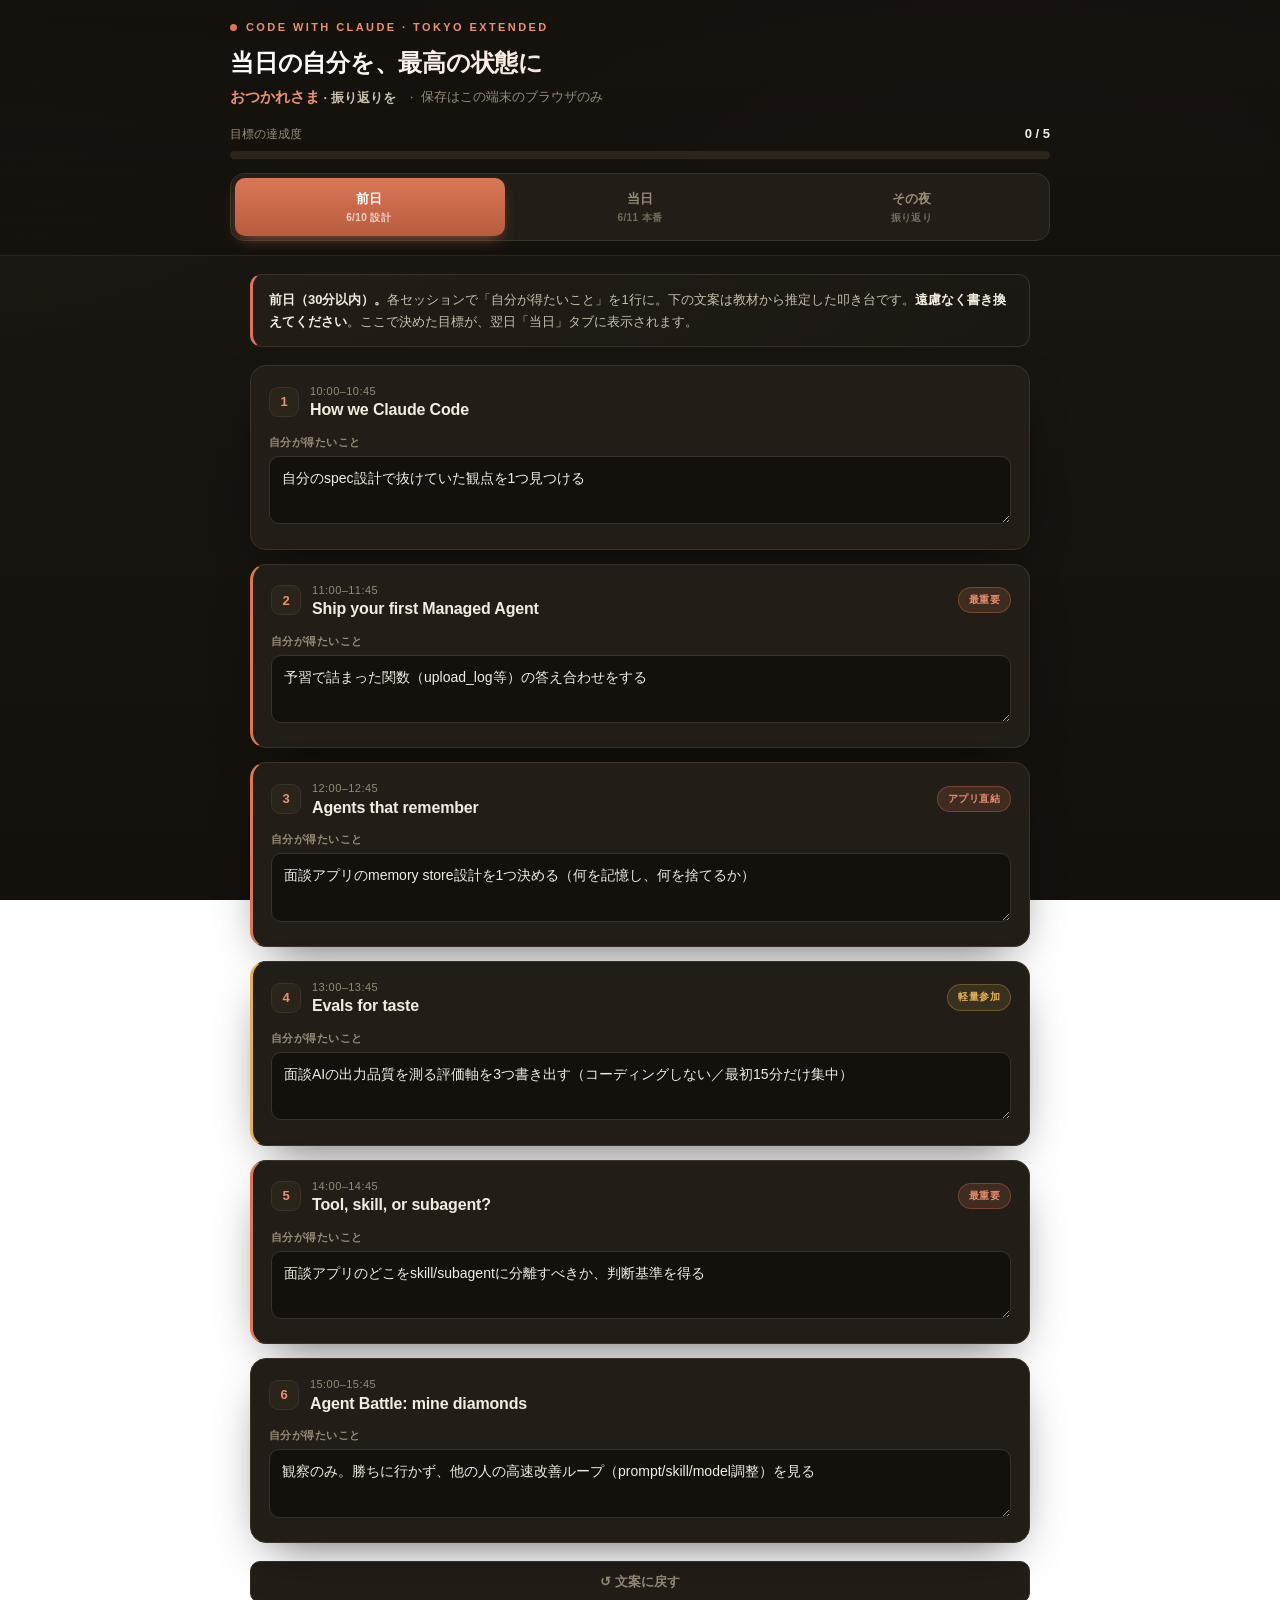
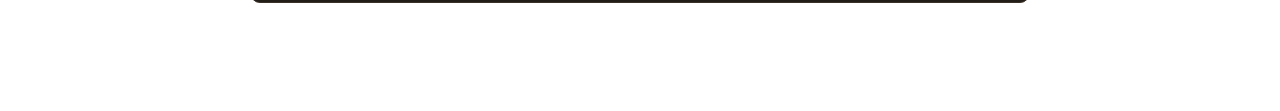
<file: archive/personal_checklist.html>
<!DOCTYPE html>
<html lang="ja">
<head>
<meta charset="UTF-8">
<meta name="viewport" content="width=device-width, initial-scale=1.0">
<title>Tokyo Extended — 自分のチェック表</title>
<style>
  :root {
    --bg-0: #14110d;
    --bg-1: #1b1712;
    --surface: #221d16;
    --surface-2: #2a241b;
    --surface-3: #332c21;
    --line: #3a3228;
    --line-soft: #2c261d;
    --text: #f3ece1;
    --text-2: #c9bfae;
    --muted: #968b78;
    --clay: #d97757;
    --clay-bright: #e89072;
    --clay-deep: #b85c3e;
    --ok: #8fae5b;
    --ok-deep: #5f7d36;
    --mid: #e0b15a;
    --mid-deep: #b98a32;
    --ng: #cf6a52;
    --ng-deep: #a44a36;
    --radius: 16px;
    --shadow: 0 18px 50px -20px rgba(0,0,0,.7);
  }
  * { box-sizing: border-box; -webkit-tap-highlight-color: transparent; }
  html { scroll-behavior: smooth; }
  body {
    margin: 0;
    font-family: -apple-system, BlinkMacSystemFont, "Hiragino Kaku Gothic ProN", "Hiragino Sans", "Segoe UI", sans-serif;
    color: var(--text);
    line-height: 1.65;
    padding-bottom: 90px;
    background:
      radial-gradient(1100px 520px at 78% -8%, rgba(217,119,87,.16), transparent 60%),
      radial-gradient(800px 500px at -5% 8%, rgba(143,174,91,.06), transparent 55%),
      linear-gradient(180deg, var(--bg-1), var(--bg-0));
    background-attachment: fixed;
    -webkit-font-smoothing: antialiased;
  }

  /* ---------- Header ---------- */
  header {
    position: sticky; top: 0; z-index: 30;
    padding: 18px 20px 0;
    background: linear-gradient(180deg, rgba(20,17,13,.92), rgba(20,17,13,.78));
    backdrop-filter: blur(14px);
    -webkit-backdrop-filter: blur(14px);
    border-bottom: 1px solid var(--line-soft);
  }
  .header-inner { max-width: 820px; margin: 0 auto; }
  .eyebrow {
    display: flex; align-items: center; gap: 9px;
    font-size: 11px; letter-spacing: .22em; text-transform: uppercase;
    color: var(--clay-bright); font-weight: 700;
  }
  .eyebrow .dot {
    width: 7px; height: 7px; border-radius: 50%;
    background: var(--clay); box-shadow: 0 0 0 0 rgba(217,119,87,.6);
    animation: pulse 2.4s infinite;
  }
  @keyframes pulse {
    0% { box-shadow: 0 0 0 0 rgba(217,119,87,.5); }
    70% { box-shadow: 0 0 0 9px rgba(217,119,87,0); }
    100% { box-shadow: 0 0 0 0 rgba(217,119,87,0); }
  }
  h1 {
    font-size: 24px; margin: 7px 0 2px; letter-spacing: -.01em; font-weight: 800;
    background: linear-gradient(95deg, #fff, #f0d9c9 60%, var(--clay-bright));
    -webkit-background-clip: text; background-clip: text; -webkit-text-fill-color: transparent;
  }
  .sub {
    display: flex; flex-wrap: wrap; align-items: center; gap: 8px 14px;
    color: var(--muted); font-size: 13px; margin-bottom: 14px;
  }
  .countdown { color: var(--text-2); font-weight: 600; }
  .countdown b { color: var(--clay-bright); font-size: 15px; font-variant-numeric: tabular-nums; }

  /* progress */
  .progress-wrap { margin: 4px 0 14px; }
  .progress-top {
    display: flex; justify-content: space-between; align-items: baseline;
    font-size: 12px; color: var(--muted); margin-bottom: 6px;
  }
  .progress-top b { color: var(--text); font-size: 13px; }
  .progress-bar {
    height: 8px; border-radius: 99px; background: var(--surface-2);
    overflow: hidden; border: 1px solid var(--line-soft);
  }
  .progress-fill {
    height: 100%; width: 0%;
    background: linear-gradient(90deg, var(--ok-deep), var(--ok) 70%, var(--clay));
    border-radius: 99px; transition: width .6s cubic-bezier(.22,1,.36,1);
  }

  /* tabs */
  .tabs {
    position: relative; display: flex; gap: 4px; padding: 4px;
    background: var(--surface); border: 1px solid var(--line);
    border-radius: 14px; margin-bottom: 14px;
  }
  .tab {
    position: relative; z-index: 2; flex: 1; padding: 10px 4px;
    text-align: center; font-size: 13px; font-weight: 700;
    color: var(--muted); cursor: pointer; user-select: none;
    border-radius: 10px; transition: color .25s; white-space: nowrap;
  }
  .tab small { display: block; font-size: 10px; font-weight: 600; opacity: .7; letter-spacing: .04em; }
  .tab.active { color: #fff; }
  .tab-glider {
    position: absolute; z-index: 1; top: 4px; left: 4px; bottom: 4px;
    width: calc((100% - 8px) / 3);
    background: linear-gradient(180deg, var(--clay), var(--clay-deep));
    border-radius: 10px; box-shadow: 0 6px 16px -6px rgba(217,119,87,.7);
    transition: transform .32s cubic-bezier(.34,1.4,.5,1);
  }

  main { padding: 18px 20px; max-width: 820px; margin: 0 auto; }
  .panel { display: none; }
  .panel.active { display: block; animation: fadeUp .4s ease both; }
  @keyframes fadeUp { from { opacity: 0; transform: translateY(8px); } to { opacity: 1; transform: none; } }

  .intro {
    background: linear-gradient(135deg, var(--surface), var(--bg-1));
    border: 1px solid var(--line); border-left: 3px solid var(--clay);
    border-radius: 12px; padding: 14px 16px; font-size: 13px;
    color: var(--text-2); margin-bottom: 18px;
  }
  .intro b { color: var(--text); }

  /* cards */
  .card {
    position: relative; background: var(--surface);
    border: 1px solid var(--line); border-radius: var(--radius);
    padding: 16px 18px; margin-bottom: 14px;
    box-shadow: var(--shadow);
    animation: cardIn .5s cubic-bezier(.22,1,.36,1) both;
    transition: transform .25s, border-color .25s;
  }
  @keyframes cardIn { from { opacity: 0; transform: translateY(14px); } to { opacity: 1; transform: none; } }
  .card:hover { transform: translateY(-2px); border-color: var(--line); }
  .card.accent { border-left: 3px solid var(--clay); }
  .card.accent-light { border-left: 3px solid var(--mid); }

  .card-head { display: flex; align-items: center; gap: 11px; margin-bottom: 4px; }
  .num {
    flex: none; width: 30px; height: 30px; border-radius: 9px;
    display: grid; place-items: center; font-size: 13px; font-weight: 800;
    color: var(--clay-bright); background: var(--surface-2);
    border: 1px solid var(--line); font-variant-numeric: tabular-nums;
  }
  .head-text { min-width: 0; }
  .slot { font-size: 11px; color: var(--muted); font-variant-numeric: tabular-nums; letter-spacing: .04em; }
  .title { font-size: 16px; font-weight: 700; letter-spacing: -.01em; line-height: 1.3; }
  .badge {
    margin-left: auto; flex: none; font-size: 10px; font-weight: 700;
    padding: 4px 10px; border-radius: 99px; letter-spacing: .04em;
    background: var(--surface-2); color: var(--muted); border: 1px solid var(--line);
  }
  .badge.must { background: rgba(217,119,87,.16); color: var(--clay-bright); border-color: rgba(217,119,87,.35); }
  .badge.light { background: rgba(224,177,90,.13); color: var(--mid); border-color: rgba(224,177,90,.3); }

  label {
    display: block; font-size: 11px; font-weight: 600; letter-spacing: .04em;
    color: var(--muted); text-transform: uppercase; margin: 12px 0 5px;
  }
  textarea, input[type=text] {
    width: 100%; background: var(--bg-0);
    border: 1px solid var(--line); border-radius: 10px;
    color: var(--text); font: inherit; font-size: 14px;
    padding: 10px 12px; resize: vertical; transition: border-color .2s, box-shadow .2s;
  }
  textarea::placeholder, input::placeholder { color: #6d6453; }
  textarea:focus, input:focus {
    outline: none; border-color: var(--clay);
    box-shadow: 0 0 0 3px rgba(217,119,87,.16);
  }

  .goal-readonly {
    background: var(--bg-0); border: 1px solid var(--line); border-radius: 10px;
    padding: 11px 13px; font-size: 14px; color: var(--text);
    min-height: 22px; white-space: pre-wrap;
    border-left: 3px solid var(--clay-deep);
  }
  .goal-readonly.empty { color: var(--muted); font-style: italic; border-left-color: var(--line); }

  /* segmented rate */
  .rate { display: flex; gap: 8px; margin: 12px 0 2px; }
  .rate button {
    flex: 1; position: relative; padding: 11px 6px; border-radius: 10px;
    border: 1px solid var(--line); background: var(--surface-2);
    color: var(--text-2); font-size: 14px; font-weight: 700; cursor: pointer;
    transition: transform .15s, background .2s, color .2s, border-color .2s, box-shadow .2s;
  }
  .rate button:hover { transform: translateY(-1px); border-color: var(--muted); }
  .rate button .ico { display: inline-block; margin-right: 5px; font-weight: 800; }
  .rate button.sel.ok { background: linear-gradient(180deg,var(--ok),var(--ok-deep)); color: #fff; border-color: var(--ok); box-shadow: 0 6px 16px -8px var(--ok); }
  .rate button.sel.mid { background: linear-gradient(180deg,var(--mid),var(--mid-deep)); color: #2a241b; border-color: var(--mid); box-shadow: 0 6px 16px -8px var(--mid); }
  .rate button.sel.ng { background: linear-gradient(180deg,var(--ng),var(--ng-deep)); color: #fff; border-color: var(--ng); box-shadow: 0 6px 16px -8px var(--ng); }

  /* checklist */
  .checklist-row {
    display: flex; align-items: center; gap: 12px; padding: 11px 0;
    border-bottom: 1px solid var(--line-soft); font-size: 14px; cursor: pointer;
  }
  .checklist-row:last-child { border-bottom: none; }
  .checklist-row input[type=checkbox] {
    width: 21px; height: 21px; accent-color: var(--clay); flex: none; cursor: pointer;
  }
  .checklist-row.done span { color: var(--muted); text-decoration: line-through; }

  .toolbar { display: flex; gap: 10px; margin-top: 18px; }
  .toolbar button {
    flex: 1; padding: 11px; border-radius: 10px; border: 1px solid var(--line);
    background: var(--surface); color: var(--muted); font-size: 13px; font-weight: 600;
    cursor: pointer; transition: border-color .2s, color .2s;
  }
  .toolbar button:hover { color: var(--text-2); border-color: var(--muted); }

  .section-label {
    font-size: 12px; letter-spacing: .14em; text-transform: uppercase;
    color: var(--muted); font-weight: 700; margin: 26px 2px 12px;
  }

  /* save toast */
  .saved {
    position: fixed; bottom: 24px; left: 50%;
    transform: translateX(-50%) translateY(24px);
    background: linear-gradient(180deg, var(--clay), var(--clay-deep));
    color: #fff; padding: 10px 22px; border-radius: 99px;
    font-size: 13px; font-weight: 600; opacity: 0;
    transition: .3s cubic-bezier(.34,1.4,.5,1); pointer-events: none; z-index: 40;
    box-shadow: 0 14px 30px -10px rgba(217,119,87,.7);
  }
  .saved.show { opacity: 1; transform: translateX(-50%) translateY(0); }

  @media (max-width: 480px) {
    h1 { font-size: 21px; }
    main, header { padding-left: 14px; padding-right: 14px; }
    .card { padding: 14px; }
  }
</style>
</head>
<body>

<header>
  <div class="header-inner">
    <div class="eyebrow"><span class="dot"></span>Code with Claude · Tokyo Extended</div>
    <h1>当日の自分を、最高の状態に</h1>
    <div class="sub">
      <span class="countdown" id="countdown">—</span>
      <span>·&nbsp; 保存はこの端末のブラウザのみ</span>
    </div>

    <div class="progress-wrap">
      <div class="progress-top">
        <span>目標の達成度</span>
        <b id="progressLabel">— / 5</b>
      </div>
      <div class="progress-bar"><div class="progress-fill" id="progressFill"></div></div>
    </div>

    <div class="tabs" id="tabs">
      <div class="tab active" data-tab="pre">前日<small>6/10 設計</small></div>
      <div class="tab" data-tab="day">当日<small>6/11 本番</small></div>
      <div class="tab" data-tab="night">その夜<small>振り返り</small></div>
      <div class="tab-glider" id="glider"></div>
    </div>
  </div>
</header>

<main>

  <!-- 前日 -->
  <section class="panel active" id="pre">
    <div class="intro">
      <b>前日（30分以内）。</b>各セッションで「自分が得たいこと」を1行に。下の文案は教材から推定した叩き台です。<b>遠慮なく書き換えてください</b>。ここで決めた目標が、翌日「当日」タブに表示されます。
    </div>
    <div id="goalCards"></div>
    <div class="toolbar">
      <button id="resetGoals">↺ 文案に戻す</button>
    </div>
  </section>

  <!-- 当日 -->
  <section class="panel" id="day">
    <div class="intro">
      <b>各セッション後の休憩15分で記入。</b>ノートPCのエディタは開かない（実装に引っ張られます）。達成度を選び、予習と違った点を1行だけ。
    </div>
    <div id="dayCards"></div>

    <div class="section-label">持ち物・朝チェック</div>
    <div class="card" style="animation-delay:.05s">
      <div id="bringList"></div>
    </div>
  </section>

  <!-- その夜 -->
  <section class="panel" id="night">
    <div class="intro">
      <b>帰りの電車で（10分）。</b>記憶が新しいうちに。明日への接続を1つだけ決めて終わります。
    </div>
    <div class="card">
      <label>一番、面談振り返りアプリに使えそうな発見</label>
      <textarea data-key="night_finding" rows="3" placeholder="例: W3のtranscript consolidationを、前回面談との差分表示に使える"></textarea>
      <label>明日やること（1つだけ）</label>
      <textarea data-key="night_next" rows="2" placeholder="例: 面談AIの評価軸を3つ、rubricの形で書き出す"></textarea>
      <label>office hours / 雑談で聞けたこと・反応</label>
      <textarea data-key="night_oh" rows="3" placeholder="誰に何を聞いて、どんな反応だったか"></textarea>
      <label>今日の自分への一言</label>
      <textarea data-key="night_self" rows="2" placeholder="率直に。よかった点・反省・気分など"></textarea>
    </div>
  </section>

</main>

<div class="saved" id="savedToast">保存しました</div>

<script>
const SESSIONS = [
  { id:"w1", slot:"10:00–10:45", title:"How we Claude Code", badge:"", badgeText:"", graded:true,
    goal:"自分のspec設計で抜けていた観点を1つ見つける" },
  { id:"w2", slot:"11:00–11:45", title:"Ship your first Managed Agent", badge:"must", badgeText:"最重要", graded:true,
    goal:"予習で詰まった関数（upload_log等）の答え合わせをする" },
  { id:"w3", slot:"12:00–12:45", title:"Agents that remember", badge:"must", badgeText:"アプリ直結", graded:true,
    goal:"面談アプリのmemory store設計を1つ決める（何を記憶し、何を捨てるか）" },
  { id:"w4", slot:"13:00–13:45", title:"Evals for taste", badge:"light", badgeText:"軽量参加", graded:true,
    goal:"面談AIの出力品質を測る評価軸を3つ書き出す（コーディングしない／最初15分だけ集中）" },
  { id:"w5", slot:"14:00–14:45", title:"Tool, skill, or subagent?", badge:"must", badgeText:"最重要", graded:true,
    goal:"面談アプリのどこをskill/subagentに分離すべきか、判断基準を得る" },
  { id:"battle", slot:"15:00–15:45", title:"Agent Battle: mine diamonds", badge:"", badgeText:"観察", graded:false,
    goal:"観察のみ。勝ちに行かず、他の人の高速改善ループ（prompt/skill/model調整）を見る" },
];

const BRING = [
  "PC・充電器・モバイルバッテリー",
  "テザリング（会場Wi-Fi不安定対策）",
  "デモ画面 / スクショ 2–3枚を用意済み",
  "git pull でローカル教材を最新化",
  "自己紹介30秒・ピッチ90秒を口に出せる",
];

const KEY = "tokyo_ext_checklist_v1";
let store = {};
try { store = JSON.parse(localStorage.getItem(KEY) || "{}"); } catch(e) { store = {}; }

function save() {
  localStorage.setItem(KEY, JSON.stringify(store));
  const t = document.getElementById("savedToast");
  t.classList.add("show");
  clearTimeout(window._st);
  window._st = setTimeout(() => t.classList.remove("show"), 950);
  updateProgress();
}

/* ---------- countdown ---------- */
function updateCountdown() {
  const el = document.getElementById("countdown");
  const target = new Date(2026, 5, 11); // 6/11
  const now = new Date();
  const d0 = new Date(now.getFullYear(), now.getMonth(), now.getDate());
  const days = Math.round((target - d0) / 86400000);
  if (days > 1) el.innerHTML = `本番まで <b>${days}</b> 日`;
  else if (days === 1) el.innerHTML = `本番は <b>明日</b>`;
  else if (days === 0) el.innerHTML = `<b>本番当日</b> 🎉`;
  else el.innerHTML = `<b>おつかれさま</b> · 振り返りを`;
}

/* ---------- progress ---------- */
function updateProgress() {
  const graded = SESSIONS.filter(s => s.graded);
  let score = 0;
  graded.forEach(s => {
    const v = store["rate_" + s.id];
    if (v === "ok") score += 1;
    else if (v === "mid") score += 0.5;
  });
  const total = graded.length;
  const pct = Math.round((score / total) * 100);
  document.getElementById("progressFill").style.width = pct + "%";
  const label = Number.isInteger(score) ? score : score.toFixed(1);
  document.getElementById("progressLabel").textContent = `${label} / ${total}`;
}

/* ---------- 前日: 目標編集 ---------- */
function renderGoals() {
  const wrap = document.getElementById("goalCards");
  wrap.innerHTML = "";
  SESSIONS.forEach((s, i) => {
    const gKey = "goal_" + s.id;
    const val = store[gKey] !== undefined ? store[gKey] : s.goal;
    const card = document.createElement("div");
    card.className = "card" + (s.badge === "must" ? " accent" : s.badge === "light" ? " accent-light" : "");
    card.style.animationDelay = (i * 0.05) + "s";
    card.innerHTML = `
      <div class="card-head">
        <div class="num">${i+1}</div>
        <div class="head-text">
          <div class="slot">${s.slot}</div>
          <div class="title">${s.title}</div>
        </div>
        ${s.badge ? `<span class="badge ${s.badge}">${s.badgeText}</span>` : ""}
      </div>
      <label>自分が得たいこと</label>
      <textarea data-goal="${s.id}" rows="2">${escapeHtml(val)}</textarea>
    `;
    wrap.appendChild(card);
  });
  wrap.querySelectorAll("textarea[data-goal]").forEach(ta => {
    ta.addEventListener("input", () => {
      store["goal_" + ta.dataset.goal] = ta.value;
      save();
      syncDayGoalViews();
    });
  });
}

document.getElementById("resetGoals").addEventListener("click", () => {
  if (!confirm("各目標を、教材ベースの文案に戻します。よろしいですか？")) return;
  SESSIONS.forEach(s => delete store["goal_" + s.id]);
  save();
  renderGoals();
  syncDayGoalViews();
});

/* ---------- 当日: 達成チェック ---------- */
function buildDayCards() {
  const wrap = document.getElementById("dayCards");
  wrap.innerHTML = "";
  SESSIONS.forEach((s, i) => {
    const card = document.createElement("div");
    card.className = "card" + (s.badge === "must" ? " accent" : s.badge === "light" ? " accent-light" : "");
    card.style.animationDelay = (i * 0.05) + "s";
    card.innerHTML = `
      <div class="card-head">
        <div class="num">${i+1}</div>
        <div class="head-text">
          <div class="slot">${s.slot}</div>
          <div class="title">${s.title}</div>
        </div>
        ${s.badge ? `<span class="badge ${s.badge}">${s.badgeText}</span>` : ""}
      </div>
      <label>目標（前日に設定）</label>
      <div class="goal-readonly" data-goalview="${s.id}"></div>
      <div class="rate" data-rate="${s.id}">
        <button data-v="ok"><span class="ico">○</span>達成</button>
        <button data-v="mid"><span class="ico">△</span>部分</button>
        <button data-v="ng"><span class="ico">×</span>未達</button>
      </div>
      <label>予習と違った点 / 拾えたこと</label>
      <input type="text" data-key="diff_${s.id}" placeholder="1行で">
    `;
    wrap.appendChild(card);
  });
  // bind rate
  wrap.querySelectorAll("[data-rate]").forEach(grp => {
    grp.querySelectorAll("button").forEach(btn => {
      btn.addEventListener("click", () => {
        const id = grp.dataset.rate;
        const cur = store["rate_" + id];
        store["rate_" + id] = (cur === btn.dataset.v) ? "" : btn.dataset.v;
        save();
        refreshRates();
      });
    });
  });
  syncDayGoalViews();
  refreshRates();
}

function syncDayGoalViews() {
  document.querySelectorAll("[data-goalview]").forEach(view => {
    const id = view.dataset.goalview;
    const s = SESSIONS.find(x => x.id === id);
    const val = store["goal_" + id] !== undefined ? store["goal_" + id] : s.goal;
    if (val && val.trim()) { view.textContent = val; view.classList.remove("empty"); }
    else { view.textContent = "（前日タブで設定）"; view.classList.add("empty"); }
  });
}

function refreshRates() {
  document.querySelectorAll("[data-rate]").forEach(grp => {
    const v = store["rate_" + grp.dataset.rate];
    grp.querySelectorAll("button").forEach(b => {
      const on = b.dataset.v === v;
      b.classList.toggle("sel", on);
      b.classList.remove("ok", "mid", "ng");
      if (on) b.classList.add(b.dataset.v);
    });
  });
}

/* ---------- 持ち物 ---------- */
function renderBring() {
  const wrap = document.getElementById("bringList");
  wrap.innerHTML = "";
  BRING.forEach((txt, i) => {
    const k = "bring_" + i;
    const row = document.createElement("label");
    row.className = "checklist-row" + (store[k] ? " done" : "");
    row.innerHTML = `<input type="checkbox" ${store[k] ? "checked" : ""}><span>${escapeHtml(txt)}</span>`;
    row.querySelector("input").addEventListener("change", e => {
      store[k] = e.target.checked;
      save();
      row.classList.toggle("done", e.target.checked);
    });
    wrap.appendChild(row);
  });
}

/* ---------- 汎用textarea（その夜 / diff入力） ---------- */
function bindGeneric() {
  document.querySelectorAll("[data-key]").forEach(el => {
    if (el.dataset.bound) return;
    if (store[el.dataset.key] !== undefined) el.value = store[el.dataset.key];
    el.addEventListener("input", () => { store[el.dataset.key] = el.value; save(); });
    el.dataset.bound = "1";
  });
}

/* ---------- タブ ---------- */
const TAB_ORDER = ["pre", "day", "night"];
function setGlider(idx) {
  document.getElementById("glider").style.transform = `translateX(calc(${idx} * 100%))`;
}
document.querySelectorAll(".tab").forEach((tab, idx) => {
  tab.addEventListener("click", () => {
    document.querySelectorAll(".tab").forEach(t => t.classList.remove("active"));
    document.querySelectorAll(".panel").forEach(p => p.classList.remove("active"));
    tab.classList.add("active");
    document.getElementById(tab.dataset.tab).classList.add("active");
    setGlider(TAB_ORDER.indexOf(tab.dataset.tab));
    // re-bind any newly visible generic inputs
    bindGeneric();
  });
});

function escapeHtml(s) {
  return String(s).replace(/[&<>"]/g, c => ({"&":"&amp;","<":"&lt;",">":"&gt;",'"':"&quot;"}[c]));
}

/* ---------- init ---------- */
updateCountdown();
renderGoals();
buildDayCards();
renderBring();
bindGeneric();
updateProgress();
setGlider(0);
</script>
</body>
</html>
</file>
